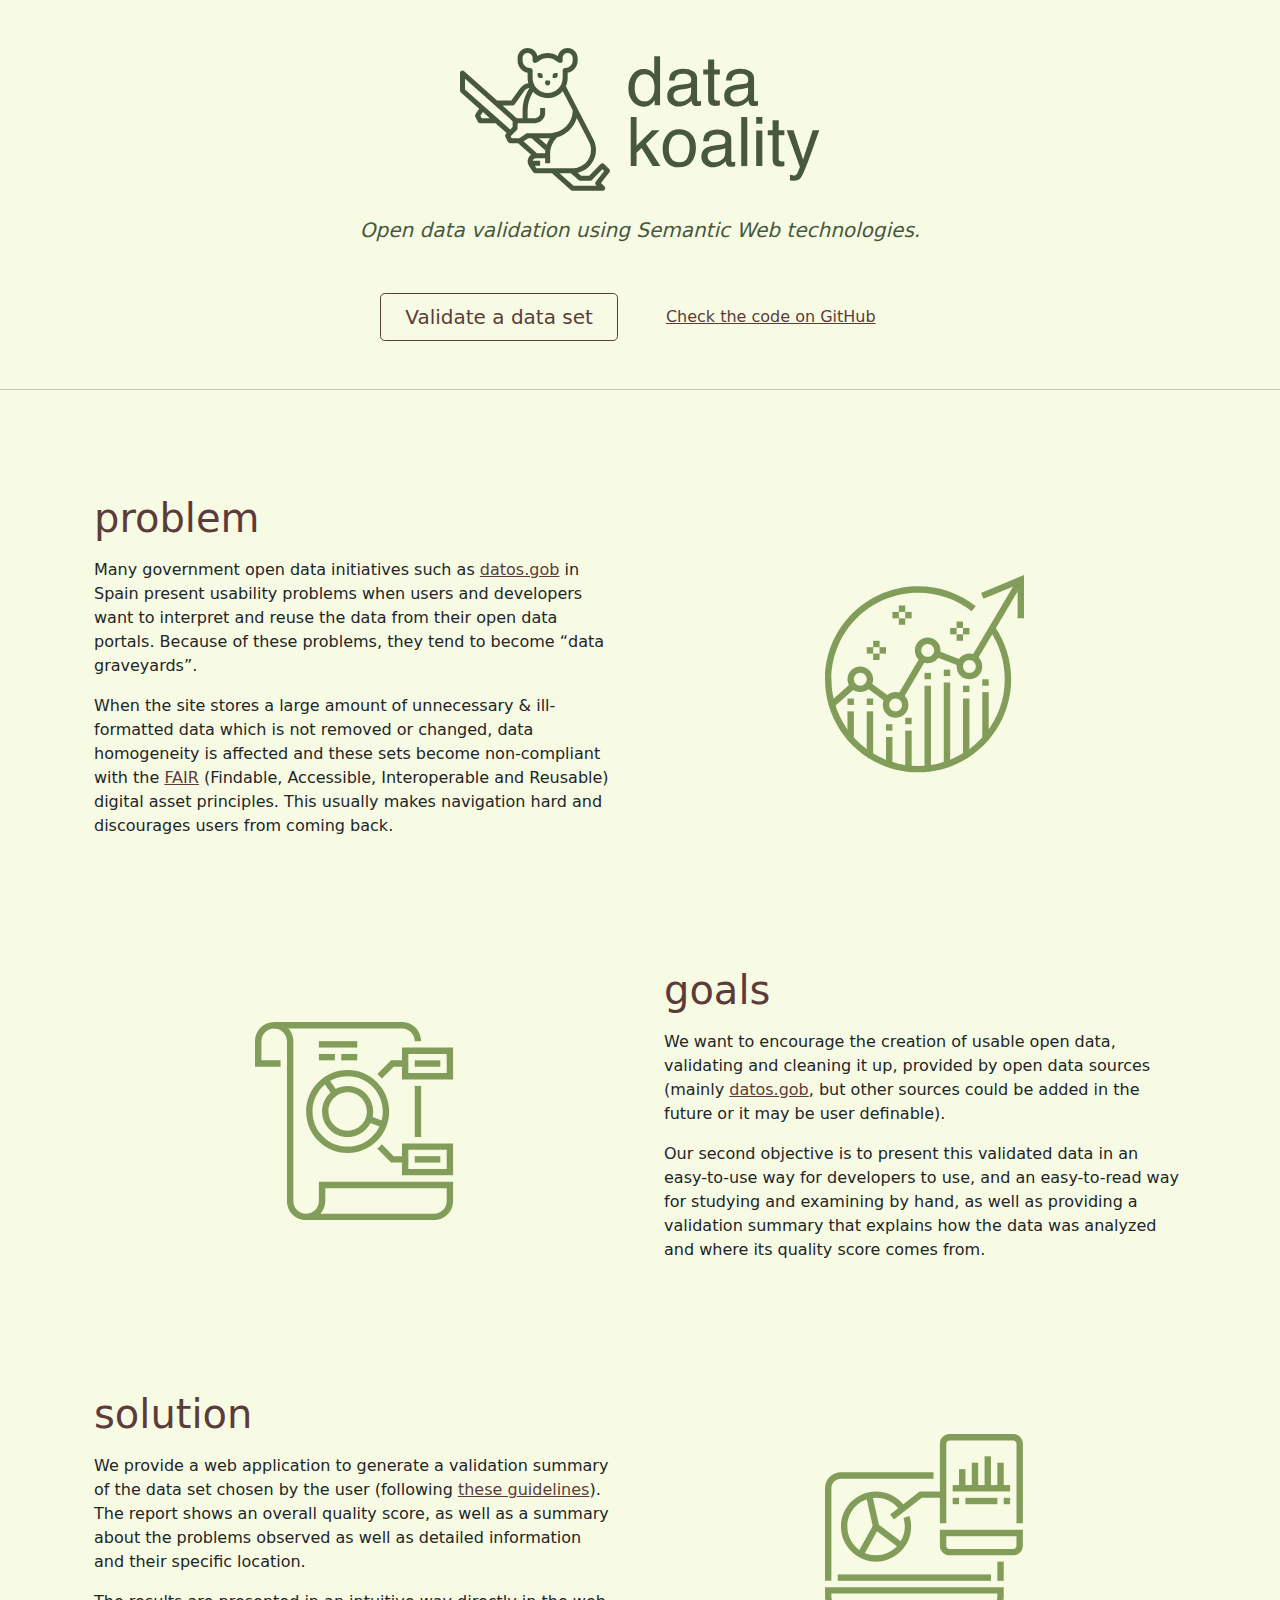
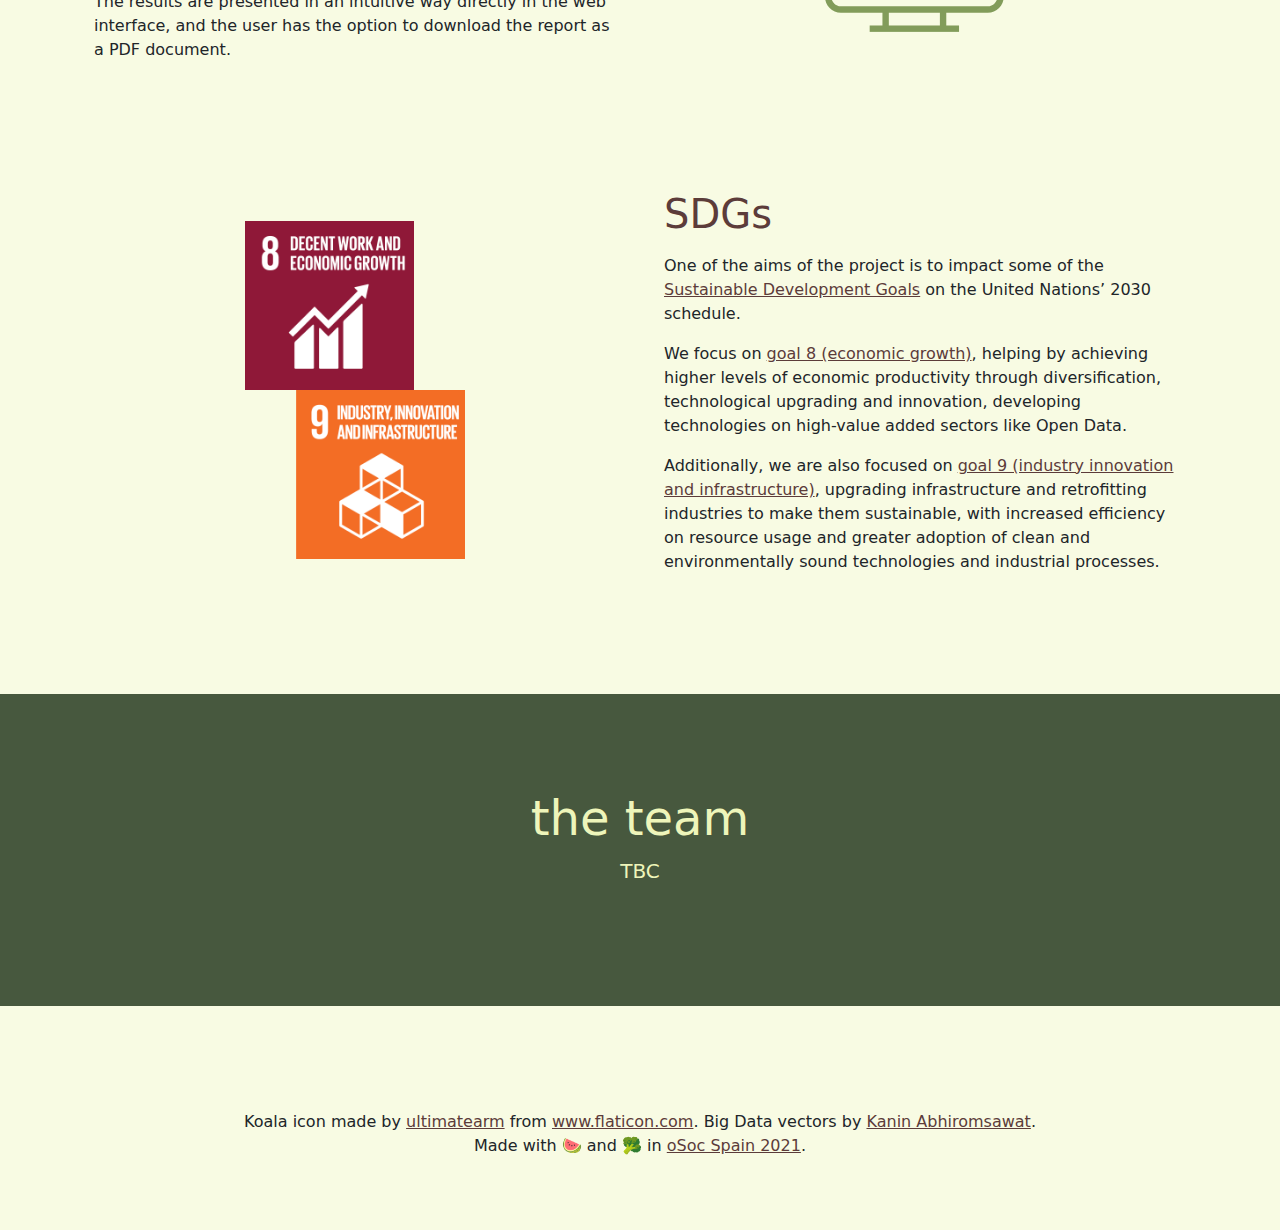
<file: docs/index.html>
<!doctype html>
<html lang="en">
    <head>
        <meta charset="utf-8">
        <meta name="viewport" content="width=device-width, initial-scale=1">
        <title>data koality - open data validator</title>

        <!-- Bootstrap core CSS -->
        <link href="css/bootstrap.min.css" rel="stylesheet">
        <!-- Custom styles -->
        <link href="css/style.css" rel="stylesheet">

        <!-- Favicon -->
        <link rel="apple-touch-icon" sizes="180x180" href="img/fav/apple-touch-icon.png">
        <link rel="icon" type="image/png" sizes="32x32" href="img/fav/favicon-32x32.png">
        <link rel="icon" type="image/png" sizes="16x16" href="img/fav/favicon-16x16.png">
        <link rel="manifest" href="img/fav/site.webmanifest">
    </head>

    <body>

        <!-- Logo and title -->
        <header class="px-5 my-5 text-center">

            <!-- Show fixed width image if device is large enough, otherwise show width% version -->
            <img class="d-sm-none mx-auto" src="img/logo_green.svg" alt="data koality" width="75%">
            <img class="d-none d-sm-block d-lg-none mx-auto" src="img/logo_green.svg" alt="data koality" width="50%">
            <img class="d-none d-lg-block mx-auto" src="img/logo_green.svg" alt="data koality" width="360em">

            <div class="col-lg-6 mx-auto">
                <p class="my-4 fst-italic text-secondary fs-5">Open data validation using Semantic Web technologies.</p>
                <nav class="my-5 d-grid gap-4 d-sm-flex justify-content-sm-center align-items-center">
                    <a href="validate.html"><button type="button" class="btn btn-outline-primary btn-lg px-4">Validate a data set</button></a>
                    <a class="px-4" href="https://github.com/osoc-es/data-quality-madrid">Check the code on GitHub</a>
                </nav>
            </div>
        </header>
        
        <main>


            <hr class="my-5">


            <!-- PROBLEM -->
            <section class="container col-xxl-8 px-4 py-5">
                <div class="row flex-lg-row-reverse align-items-center g-5 py-2">
                    <div class="d-none d-lg-block col-10 col-sm-8 col-lg-6">
                        <img src="img/graphic_1.svg" class="d-block mx-lg-auto img-fluid" alt="problem graphic (chart, plotting data quantity against time, with data quantity increasing over time)" width="200"loading="lazy">
                    </div>
                    <div class="col-lg-6">
                        <h1 class="mb-3 text-primary">problem</h1>
                        <p>Many government open data initiatives such as <a href="https://datos.gob.es/">datos.gob</a> in Spain present usability problems when users and developers want to interpret and reuse the data from their open data portals. Because of these problems, they tend to become “data graveyards”.</p>
                        <p>When the site stores a large amount of unnecessary & ill-formatted data which is not removed or changed, data homogeneity is affected and these sets become non-compliant with the <a href="https://www.go-fair.org/fair-principles/">FAIR</a> (Findable, Accessible, Interoperable and Reusable) digital asset principles. This usually makes navigation hard and discourages users from coming back.</p>
                    </div>
                </div>
            </section>


            <!-- GOALS -->
            <section class="container col-xxl-8 px-4 py-5">
                <div class="row flex-lg-row-reverse align-items-center g-5 py-2">
                    <div class="col-lg-6">
                        <h1 class="mb-3 text-primary">goals</h1>
                        <p>We want to encourage the creation of usable open data, validating and cleaning it up, provided by open data sources (mainly <a href="https://datos.gob.es/">datos.gob</a>, but other sources could be added in the future or it may be user definable).</p>
                        <p>Our second objective is to present this validated data in an easy-to-use way for developers to use, and an easy-to-read way for studying and examining by hand, as well as providing a validation summary that explains how the data was analyzed and where its quality score comes from.</p>
                    </div>
                    <div class="d-none d-lg-block col-10 col-sm-8 col-lg-6">
                        <img src="img/graphic_2.svg" class="d-block mx-lg-auto img-fluid" alt="goals graphic (a document with a pie chart and extra detail about each part of the chart)" width="200" loading="lazy">
                    </div>
                </div>
            </section>


            <!-- SOLUTION -->
            <section class="container col-xxl-8 px-4 py-5">
                <div class="row flex-lg-row-reverse align-items-center g-5 py-2">
                    <div class="d-none d-lg-block col-10 col-sm-8 col-lg-6">
                        <img src="img/graphic_3.svg" class="d-block mx-lg-auto img-fluid" alt="solution graphic (an all-in-one desktop computer showing a pie chart and extra data about it)" width="200"loading="lazy">
                    </div>
                    <div class="col-lg-6">
                        <h1 class="mb-3 text-primary">solution</h1>
                        <p>We provide a web application to generate a validation summary of the data set chosen by the user (following <a href="https://datos.gob.es/es/documentacion/guia-practica-para-la-publicacion-de-datos-tabulares-en-archivos-csv">these guidelines</a>). The report shows an overall quality score, as well as a summary about the problems observed as well as detailed information and their specific location.</p>
                        <p>The results are presented in an intuitive way directly in the web interface, and the user has the option to download the report as a PDF document.</p>
                    </div>
                </div>
            </section>


            <!-- SDGs -->
            <section class="container col-xxl-8 px-4 py-5">
                <div class="row flex-lg-row-reverse align-items-center g-5 py-2">
                    <div class="col-lg-6">
                        <h1 class="mb-3 text-primary">SDGs</h1>
                        <p>One of the aims of the project is to impact some of the <a href="https://sdgs.un.org/goals">Sustainable Development Goals</a> on the United Nations’ 2030 schedule.</p>
                        <p>We focus on <a href="https://sdgs.un.org/goals/goal8">goal 8 (economic growth)</a>, helping by achieving higher levels of economic productivity through diversification, technological upgrading and innovation, developing technologies on high-value added sectors like Open Data.</p>
                        <p>Additionally, we are also focused on <a href="https://sdgs.un.org/goals/goal9">goal 9 (industry innovation and infrastructure)</a>, upgrading infrastructure and retrofitting industries to make them sustainable, with increased efficiency on resource usage and greater adoption of clean and environmentally sound technologies and industrial processes.</p>
                    </div>
                    <div class="d-none d-lg-block col-10 col-sm-8 col-lg-6">
                        <img src="img/sdg8and9.png" class="d-block mx-lg-auto img-fluid" alt="goals graphic (a document with a pie chart and extra detail about each part of the chart)" width="220" loading="lazy">
                    </div>
                </div>
            </section>

            
            <!-- TEAM -->
            <section class="bg-secondary text-secondary px-4 py-5 my-5 text-center">
                <div class="py-5">
                    <h1 class="display-5 text-warning">the team</h1>
                    <div class="col-lg-6 mx-auto">
                        <p class="fs-5 mb-4 text-warning">TBC</p>
                        <!--<div class="d-grid gap-2 d-sm-flex justify-content-sm-center"></div>-->
                    </div>
                </div>
            </section>


            <!--<hr>-->
        </main>

        <!-- Footer -->
        <footer class="container col-xxl-8 px-4 py-5">
            <div class="row text-center g-5 py-2">
                <p>Koala icon made by <a href="https://www.flaticon.com/authors/ultimatearm" title="ultimatearm">ultimatearm</a> from <a href="https://www.flaticon.com/" title="Flaticon">www.flaticon.com</a>. Big Data vectors by <a href="https://www.vecteezy.com/vector-art/667510-set-of-black-and-white-thin-line-data-analysis-icons">Kanin Abhiromsawat</a>.<br>Made with &#127817; and &#129382; in <a href="https://2021.summerofcode.es/">oSoc Spain 2021</a>.</p>
            </div>
        </footer>
    </body>
</html>
</file>
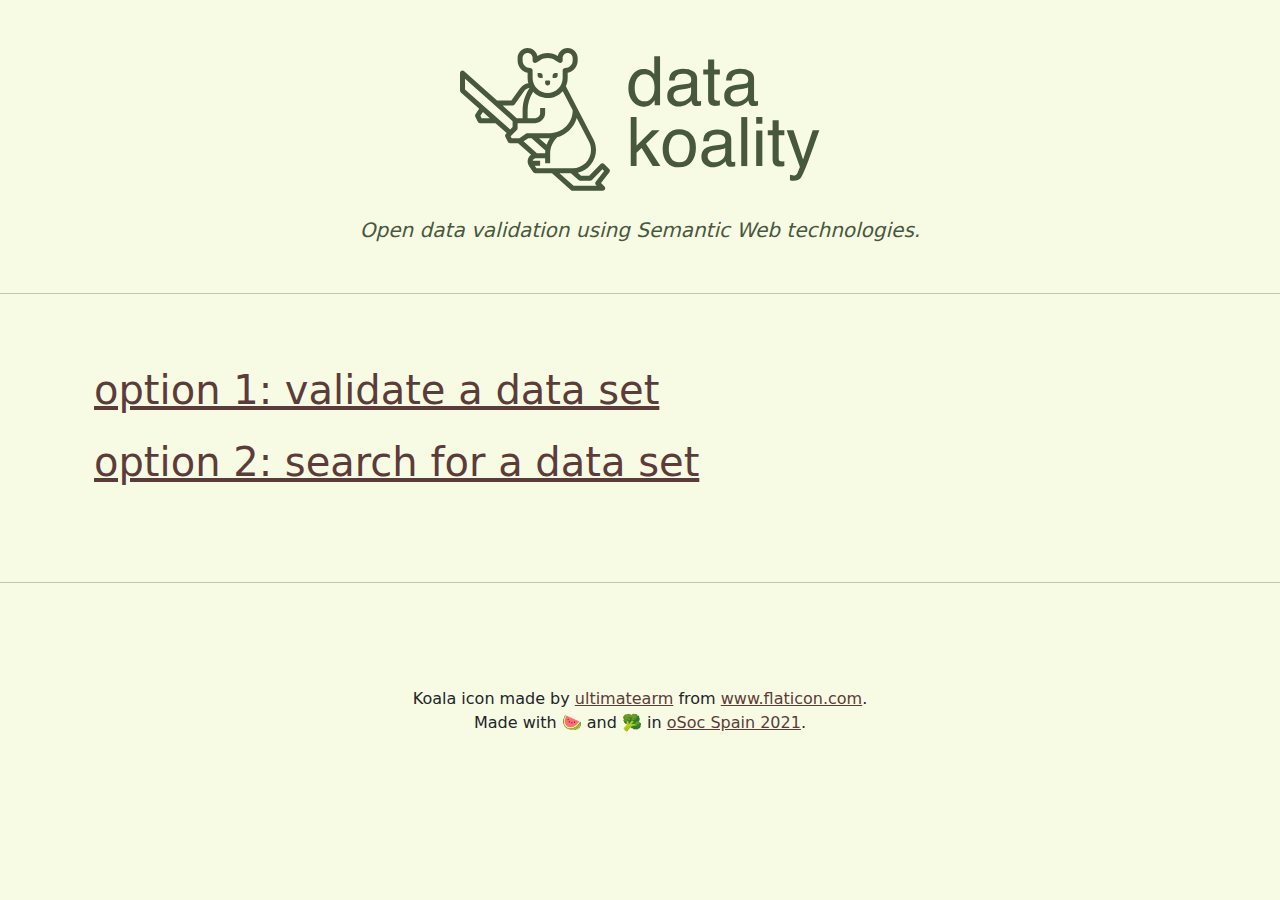
<file: docs/app.html>
<!doctype html>
<html lang="en">
    <head>
        <meta charset="utf-8">
        <meta name="viewport" content="width=device-width, initial-scale=1">
        <title>data koality - open data validator</title>

        <!-- Bootstrap core CSS -->
        <link href="css/bootstrap.min.css" rel="stylesheet">
        <!-- Bootstrap icons -->
        <link rel="stylesheet" href="https://cdn.jsdelivr.net/npm/bootstrap-icons@1.5.0/font/bootstrap-icons.css">
        <!-- Custom styles -->
        <link href="css/style.css" rel="stylesheet">

        <!-- Favicon -->
        <link rel="apple-touch-icon" sizes="180x180" href="img/fav/apple-touch-icon.png">
        <link rel="icon" type="image/png" sizes="32x32" href="img/fav/favicon-32x32.png">
        <link rel="icon" type="image/png" sizes="16x16" href="img/fav/favicon-16x16.png">
        <link rel="manifest" href="img/fav/site.webmanifest">
    </head>


    <body>   
        <!-- Logo and title -->
        <header class="px-5 my-5 text-center">
            <!-- Show fixed width image if device is large enough, otherwise show width% version -->
            <a href="index.html" alt="data koality home page">
                <img class="d-sm-none mx-auto" src="img/logo_green.svg" alt="data koality" width="75%">
                <img class="d-none d-sm-block d-lg-none mx-auto" src="img/logo_green.svg" alt="data koality" width="50%">
                <img class="d-none d-lg-block mx-auto" src="img/logo_green.svg" alt="data koality" width="360em">
            </a>
            <div class="col-lg-6 mx-auto">
                <p class="my-4 fst-italic text-secondary fs-5">Open data validation using Semantic Web technologies.</p>
            </div>
        </header>

        <main>

            <hr class="my-5">

            <!-- FORM -->
            <section class="container col-xxl-8 px-4 py-4">

                <h1 class="text-primary mb-4"><a href="#i-dataset" onclick="select('s-option1')">option 1: validate a data set</a></h1>
                <div id="s-option1" class="row my-5 visually-hidden">
                    
                    <!-- Dataset -->
                    <div class="col-md-12 mb-4">
                        <label for="i-dataset" class="form-label">Dataset URL</label>
                        <div class="input-group">
                            <input id="i-dataset" type="url" class="form-control" placeholder="https://data.set/url" aria-label="Dataset URL">
                            <button class="btn btn-outline-secondary" type="button" id="b-validatedirect" onclick="validate('form')">Validate</button>
                        </div>
                    </div>

                </div>

                <h1 class="text-primary mb-4"><a href="#i-endpoint" onclick="select('s-option2')">option 2: search for a data set</a></h1>
                <div id="s-option2" class="row my-5 visually-hidden">


                    <h3 class="text-primary mb-4">step 1: load endpoint</h3>
                    
                    <!-- Endpoint -->
                    <div class="col-md-12 mb-4">
                        <label for="i-endpoint" class="form-label">Endpoint URL</label>
                        <div class="input-group">
                            <input id="i-endpoint" type="url" class="form-control" value="http://datos.gob.es/virtuoso/sparql" aria-label="Endpoint URL">
                            <button class="btn btn-outline-primary" type="button" id="button-addon" onclick="loadEndpoint()">Load</button>
                            <button class="btn btn-outline-primary" type="button" id="b-reset" onclick="reset()">Reset</button>
                        </div>
                    </div>


                    <h3 class="text-primary mb-4">step 2: apply filters</h3>

                    <!-- Theme -->
                    <div class="col-md-6 mb-4">
                        <label for="i-theme" class="form-label">Theme</label>
                        <select class="form-select" aria-label="Theme" id="i-theme" disabled>
                            <option selected>None</option>
                        </select>
                    </div>

                    <!-- Publisher -->
                    <div class="col-md-6 mb-4">
                        <label for="i-publisher" class="form-label">Publisher</label>
                        <select class="form-select" aria-label="Publisher" id="i-publisher" disabled>
                            <option selected>None</option>
                        </select>
                    </div>

                    <!-- Keywords -->
                    <div class="col-md-6 mb-4">
                        <label for="i-keywords" class="form-label">Keywords (separated by commas)</label>
                        <input type="text" class="form-control" id="i-keywords" placeholder="key, words, commas" disabled>
                    </div>

                    <!-- Apply button -->
                    <div class="col-md-6 mb-4">
                        <label for="b-apply" class="form-label"><br class="d-none d-md-block"></label>
                        <button id="b-apply" type="button" class="btn form-control disabled btn-outline-primary btn-md" onclick="applyFilters()">Apply</button>
                    </div>


                    <h3 class="text-primary mb-4">step 3: select data set</h3>

                    <!-- Title -->
                    <div class="col-md-12 mb-4">
                        <label for="i-title" class="form-label">Title</label>
                        <div class="input-group">
                            <select id="i-title" class="form-select" disabled></select>
                            <button class="btn btn-outline-primary disabled" type="button" id="b-title-load" onclick="loadTitle()">Load</button>
                        </div>
                    </div>


                    <h3 class="text-primary mb-4">step 4: select distribution</h3>

                    <!-- Distribution -->
                    <div class="col-md-12 mb-4">
                        <label for="i-distribution" class="form-label">Title</label>
                        <div class="input-group">
                            <select id="i-distribution" class="form-select" disabled></select>
                            <button class="btn btn-outline-secondary disabled" type="button" id="b-dist-validate" onclick="validate('dist')">Validate</button>
                        </div>
                    </div>
                </div>
            </section>


            <hr class="my-5">


            <section class="container col-xxl-8 px-4 py-4 visually-hidden">
                
                <h1 class="text-primary mb-5">general analysis</h1>

                <!-- Progress bar -->
                <div class="progress mb-5">
                    <div id="r-quality-factor" class="progress-bar" role="progressbar" style="width: 57%;" aria-valuenow="57" aria-valuemin="0" aria-valuemax="100"><h4>quality: 57%</h4></div>
                </div>

                <h2 class="text-primary mb-4">observations</h2>

                <div class="mb-5">
                    <span class="row py-2 m-2 border rounded border-success">
                        <div class="col-md-12"><i class="bi bi-exclamation-triangle"></i> No commas present in line 16</div>
                    </span>
                    <span class="row py-2 m-2 border rounded border-success">
                        <div class="col-md-12"><i class="bi bi-exclamation-triangle"></i> Invalid characters in lines 35, 36, 37</div>
                    </span>
                </div>

                <h1 class="text-primary mb-5">detailed analysis</h1>

            </section>


            <hr class="my-5 visually-hidden">


            <!-- Footer -->
            <section class="container col-xxl-8 px-4 py-5">
                <div class="row text-center g-5 py-2">
                    <p>Koala icon made by <a href="https://www.flaticon.com/authors/ultimatearm" title="ultimatearm">ultimatearm</a> from <a href="https://www.flaticon.com/" title="Flaticon">www.flaticon.com</a>.<br>Made with &#127817; and &#129382; in <a href="https://2021.summerofcode.es/">oSoc Spain 2021</a>.</p>
                </div>
            </section>

            <script type="text/javascript" src="js/validator.js"></script>

        </main>
    </body>
</html>
</file>
<file: docs/css/style.css>
body {
	background-color: #F8FBE3;
}
</file>
